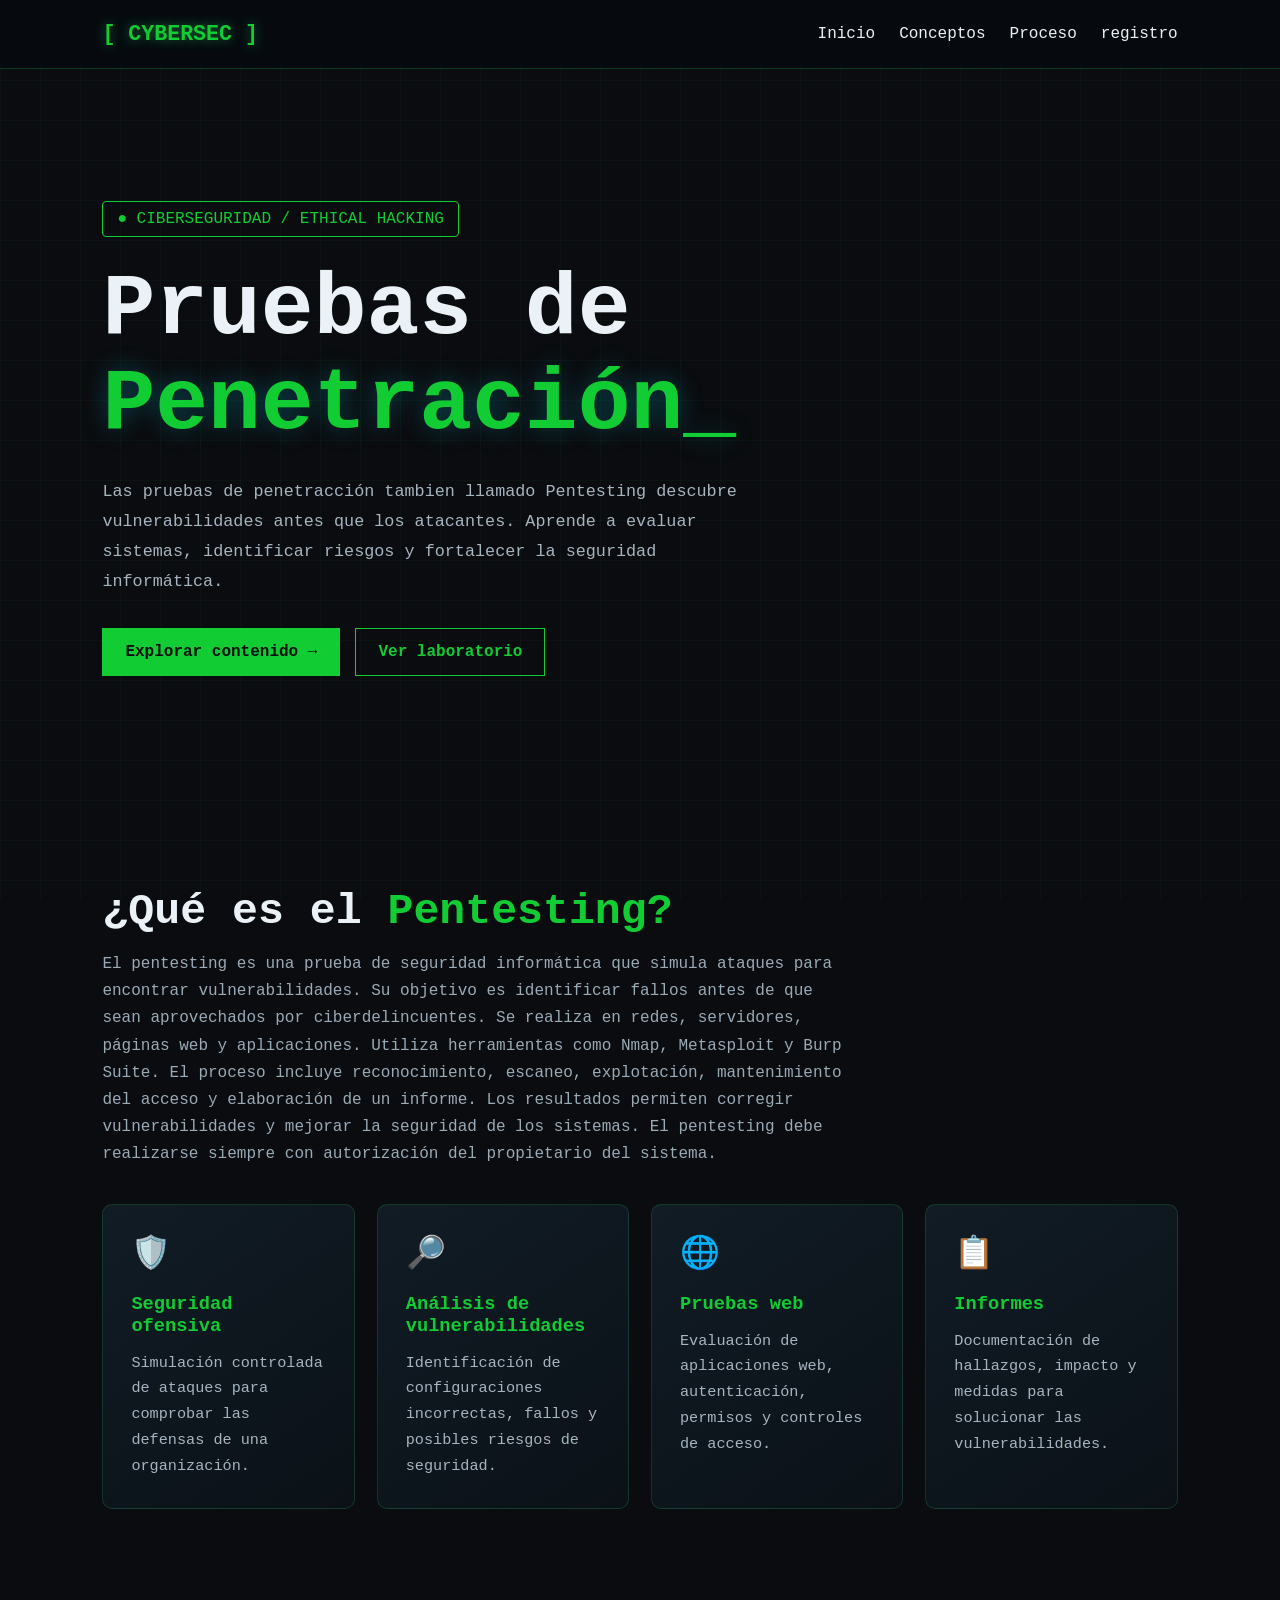
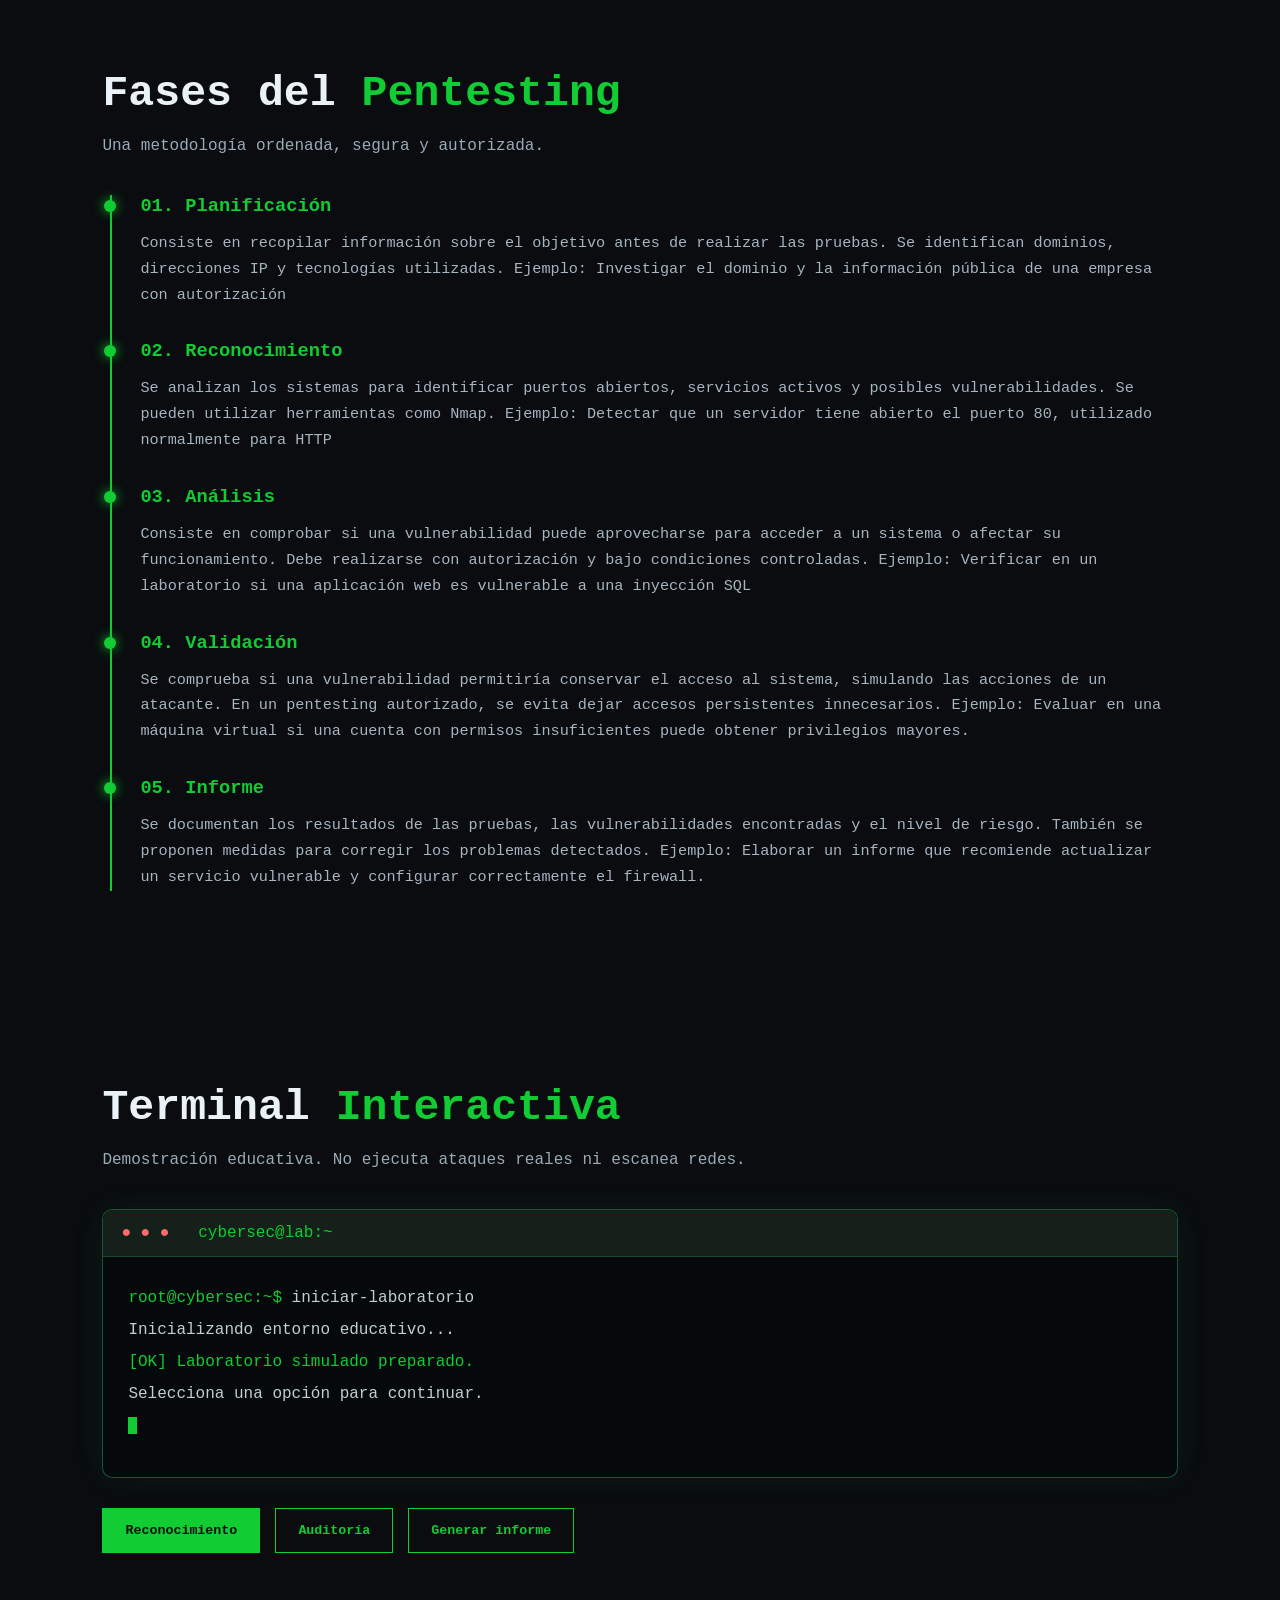
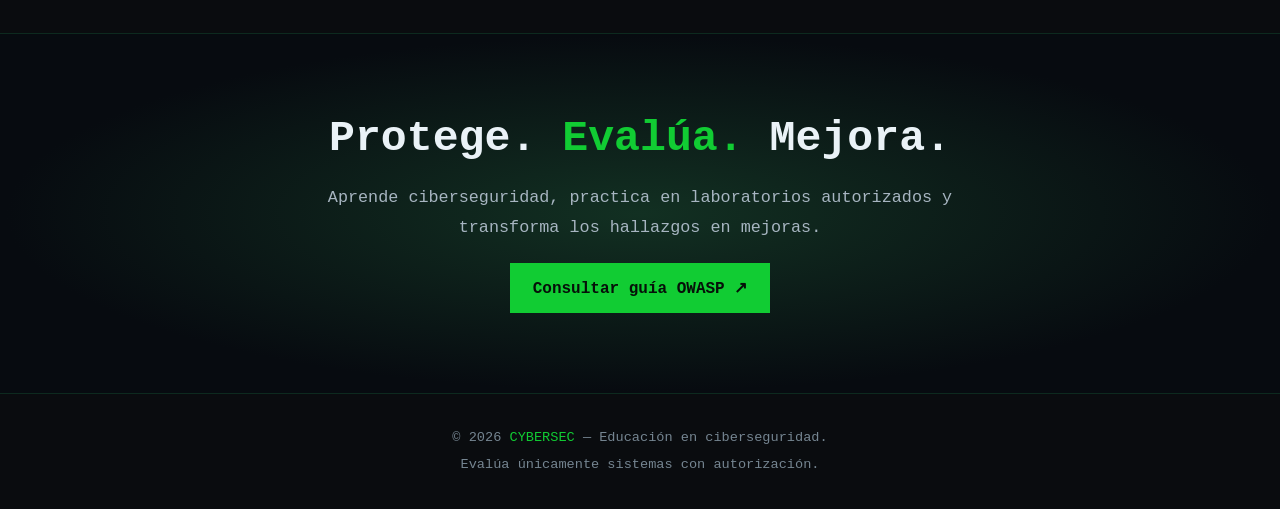
<file: index.html>
<!DOCTYPE html>
<html lang="es">
<head>
  <meta charset="UTF-8">
  <meta name="viewport" content="width=device-width, initial-scale=1.0">
  <meta name="description" content="Aprende sobre pruebas de penetración y ciberseguridad.">
  <title>CyberSec | Pentesting</title>
  <link rel="stylesheet" href="./css/penetraccion.css">
  <script src="./js/penetracion.js" defer></script>
</head>
<body>

  <header class="navbar">
    <a href="#inicio" class="logo">[ CYBERSEC ]</a>

    <nav>
      <a href="#inicio">Inicio</a>
      <a href="#conceptos">Conceptos</a>
      <a href="#proceso">Proceso</a>
      <a href="./html/registro.html">registro</a>
    </nav>
  </header>

  <main>
    <section class="hero" id="inicio">
      <div class="tag">● CIBERSEGURIDAD / ETHICAL HACKING</div>

      <h1>Pruebas de<br><span>Penetración_</span></h1>

      <p>
        Las pruebas de penetracción tambien llamado Pentesting descubre vulnerabilidades antes que los atacantes.
        
        Aprende a evaluar sistemas, identificar riesgos y
        fortalecer la seguridad informática.
      </p>

      <div class="buttons">
        <a href="#conceptos" class="btn btn-primary">
          Explorar contenido →
        </a>
        <a href="#laboratorio" class="btn btn-secondary">
          Ver laboratorio
        </a>
      </div>
    </section>

    <section id="conceptos">
      <h2 class="section-title">
        ¿Qué es el <span>Pentesting?</span>
      </h2>
      <p class="subtitle">
        El pentesting es una prueba de seguridad informática que simula ataques para encontrar vulnerabilidades.
Su objetivo es identificar fallos antes de que sean aprovechados por ciberdelincuentes.
Se realiza en redes, servidores, páginas web y aplicaciones.
Utiliza herramientas como Nmap, Metasploit y Burp Suite.
El proceso incluye reconocimiento, escaneo, explotación, mantenimiento del acceso y elaboración de un informe.
Los resultados permiten corregir vulnerabilidades y mejorar la seguridad de los sistemas.
El pentesting debe realizarse siempre con autorización del propietario del sistema.
      </p>

      <div class="grid">
        <article class="card">
          <div class="icon">🛡️</div>
          <h3>Seguridad ofensiva</h3>
          <p>
            Simulación controlada de ataques para comprobar
            las defensas de una organización.
          </p>
        </article>

        <article class="card">
          <div class="icon">🔎</div>
          <h3>Análisis de vulnerabilidades</h3>
          <p>
            Identificación de configuraciones incorrectas,
            fallos y posibles riesgos de seguridad.
          </p>
        </article>

        <article class="card">
          <div class="icon">🌐</div>
          <h3>Pruebas web</h3>
          <p>
            Evaluación de aplicaciones web, autenticación,
            permisos y controles de acceso.
          </p>
        </article>

        <article class="card">
          <div class="icon">📋</div>
          <h3>Informes</h3>
          <p>
            Documentación de hallazgos, impacto y medidas
            para solucionar las vulnerabilidades.
          </p>
        </article>
      </div>
    </section>

    <section id="proceso">
      <h2 class="section-title">
        Fases del <span>Pentesting</span>
      </h2>
      <p class="subtitle">
        Una metodología ordenada, segura y autorizada.
      </p>

      <div class="steps">
        <article class="step">
          <h3>01. Planificación</h3>
          <p>Consiste en recopilar información sobre el objetivo antes de realizar las pruebas. Se identifican dominios, direcciones IP y tecnologías utilizadas.
            Ejemplo: Investigar el dominio y la información pública de una empresa con autorización</p>
        </article>

        <article class="step">
          <h3>02. Reconocimiento</h3>
          <p>Se analizan los sistemas para identificar puertos abiertos, servicios activos y posibles vulnerabilidades. Se pueden utilizar herramientas como Nmap.
            Ejemplo: Detectar que un servidor tiene abierto el puerto 80, utilizado normalmente para HTTP</p>
        </article>

        <article class="step">
          <h3>03. Análisis</h3>
          <p>Consiste en comprobar si una vulnerabilidad puede aprovecharse para acceder a un sistema o afectar su funcionamiento. Debe realizarse con autorización y bajo condiciones controladas.
            Ejemplo: Verificar en un laboratorio si una aplicación web es vulnerable a una inyección SQL</p>
        </article>

        <article class="step">
          <h3>04. Validación</h3>
          <p>Se comprueba si una vulnerabilidad permitiría conservar el acceso al sistema, simulando las acciones de un atacante. En un pentesting autorizado, se evita dejar accesos persistentes innecesarios.
            Ejemplo: Evaluar en una máquina virtual si una cuenta con permisos insuficientes puede obtener privilegios mayores.</p>
        </article>

        <article class="step">
          <h3>05. Informe</h3>
          <p>Se documentan los resultados de las pruebas, las vulnerabilidades encontradas y el nivel de riesgo. También se proponen medidas para corregir los problemas detectados.
            Ejemplo: Elaborar un informe que recomiende actualizar un servicio vulnerable y configurar correctamente el firewall.</p>
        </article>
      </div>
    </section>

    <section id="laboratorio">
      <h2 class="section-title">
        Terminal <span>Interactiva</span>
      </h2>
      <p class="subtitle">
        Demostración educativa. No ejecuta ataques reales
        ni escanea redes.
      </p>

      <div class="terminal">
        <div class="terminal-head">
          <span>●</span> <span>●</span> <span>●</span>
          &nbsp; cybersec@lab:~
        </div>
        <div class="terminal-body" id="terminal" aria-live="polite">
          <p><span class="green">root@cybersec:~$</span> iniciar-laboratorio</p>
          <p>Inicializando entorno educativo...</p>
          <p class="green">[OK] Laboratorio simulado preparado.</p>
          <p>Selecciona una opción para continuar.</p>
          <span class="cursor"></span>
        </div>
      </div>

      <div class="buttons">
        <button class="btn btn-primary" data-mode="recon">
          Reconocimiento
        </button>
        <button class="btn btn-secondary" data-mode="audit">
          Auditoría
        </button>
        <button class="btn btn-secondary" data-mode="report">
          Generar informe
        </button>
      </div>
    </section>

    <section class="cta">
      <h2 class="section-title">
        Protege. <span>Evalúa.</span> Mejora.
      </h2>
      <p>
        Aprende ciberseguridad, practica en laboratorios
        autorizados y transforma los hallazgos en mejoras.
      </p>
      <a
        class="btn btn-primary"
        href="https://owasp.org/www-project-web-security-testing-guide/"
        target="_blank"
        rel="noopener noreferrer">
        Consultar guía OWASP ↗
      </a>
    </section>
  </main>

  <footer>
    <p>© 2026 <span>CYBERSEC</span> — Educación en ciberseguridad.</p>
    <p>Evalúa únicamente sistemas con autorización.</p>
  </footer>

</body>
</html>
</file>
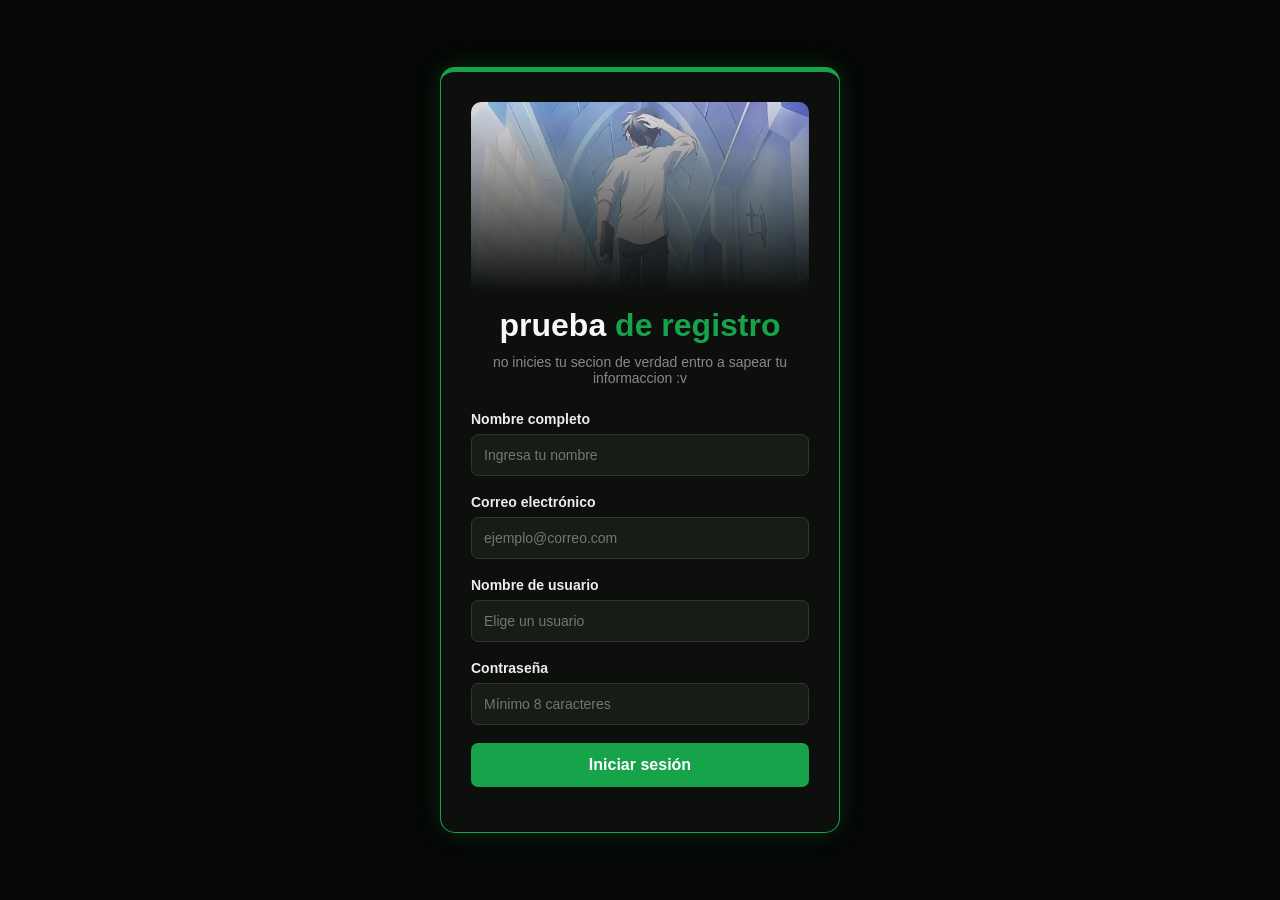
<file: html/registro.html>
<!DOCTYPE html>
<html lang="en">
<head>
    <meta charset="UTF-8">
    <meta name="viewport" content="width=device-width, initial-scale=1.0">
    <title>registro</title>
    <link rel="stylesheet" href="../css/registro.css">
    <script src="../js/registro.js" defer></script>
</head>
<body>
     <main class="registro">
        <div class="glen"></div>
        <h1>prueba <span> de registro</span></h1>
        <p class="descripcion">no inicies tu secion de verdad entro a sapear tu informaccion :v
        </p>

        <form id="formRegistro">
            <label for="nombre">Nombre completo</label>
            <input
                type="text"
                id="nombre"
                placeholder="Ingresa tu nombre"
                required
            >

            <label for="correo">Correo electrónico</label>
            <input
                type="email"
                id="correo"
                placeholder="ejemplo@correo.com"
                required
            >

            <label for="usuario">Nombre de usuario</label>
            <input
                type="text"
                id="usuario"
                placeholder="Elige un usuario"
                required
            >

            <label for="password">Contraseña</label>
            <input
                type="password"
                id="password"
                placeholder="Mínimo 8 caracteres"
                minlength="8"
                required
            >

            <button type="submit">Iniciar sesión</button>

            <p class="mensaje" id="mensaje"></p>
        </form>


    </main>
</body>
</html>
</file>
<file: css/penetraccion.css>
:root {
    --green: #11cc33;
    --cyan: #1fe44d;
    --bg: #0a0c0f;
    --card: #e8ecf0;
    --text: #eaf2f7;
    --muted: #a7b5c1;
  }
  
  * {
    margin: 0;
    padding: 0;
    box-sizing: border-box;
    scroll-behavior: smooth;
  }
  
  body {
    background: var(--bg);
    color: var(--text);
    font-family: "Courier New", monospace;
    overflow-x: hidden;
  }
  
  body::before {
    content: "";
    position: fixed;
    inset: 0;
    background:
      linear-gradient(#39ff8809 1px, transparent 1px),
      linear-gradient(90deg, #39ff8809 1px, transparent 1px);
    background-size: 40px 40px;
    pointer-events: none;
    z-index: -1;
  }
  
  .navbar {
    display: flex;
    justify-content: space-between;
    align-items: center;
    gap: 20px;
    padding: 22px 8%;
    border-bottom: 1px solid #39ff8830;
    background: #070b10ee;
    position: sticky;
    top: 0;
    z-index: 10;
    backdrop-filter: blur(12px);
  }
  
  .logo {
    color: var(--green);
    font-size: 1.35rem;
    font-weight: bold;
    text-decoration: none;
    text-shadow: 0 0 12px #39ff8870;
  }
  
  nav {
    display: flex;
    gap: 24px;
    flex-wrap: wrap;
  }
  
  nav a {
    text-decoration: none;
    color: var(--text);
    transition: color .3s;
  }
  
  nav a:hover {
    color: var(--green);
  }
  
  .hero {
    min-height: 82vh;
    padding: 100px 8%;
    display: flex;
    flex-direction: column;
    justify-content: center;
    align-items: flex-start;
  }
  
  .tag {
    color: var(--green);
    border: 1px solid var(--green);
    padding: 8px 14px;
    border-radius: 4px;
    margin-bottom: 25px;
    animation: pulse 2s infinite;
  }
  
  h1 {
    font-size: clamp(2.5rem, 7vw, 5.5rem);
    line-height: 1.08;
    margin-bottom: 25px;
  }
  
  h1 span,
  .section-title span,
  footer span {
    color: var(--green);
  }
  
  h1 span {
    text-shadow: 0 0 25px #07dffc45;
  }
  
  .hero > p,
  .cta p {
    max-width: 650px;
    color: var(--muted);
    line-height: 1.8;
    font-size: 1.05rem;
  }
  
  .buttons {
    display: flex;
    flex-wrap: wrap;
    gap: 15px;
    margin-top: 30px;
  }
  
  .btn {
    display: inline-block;
    padding: 14px 22px;
    font-family: inherit;
    font-weight: bold;
    text-decoration: none;
    border: 1px solid var(--green);
    cursor: pointer;
    transition: .3s;
  }
  
  .btn-primary {
    background: var(--green);
    color: #061009;
  }
  
  .btn-secondary {
    background: transparent;
    color: var(--green);
  }
  
  .btn:hover {
    transform: translateY(-4px);
    box-shadow: 0 0 22px #39ff8845;
  }
  
  section {
    padding: 80px 8%;
    scroll-margin-top: 90px;
  }
  
  .section-title {
    font-size: clamp(1.8rem, 4vw, 2.7rem);
    margin-bottom: 15px;
  }
  
  .subtitle {
    color: #9aabb8;
    line-height: 1.7;
    margin-bottom: 35px;
    max-width: 750px;
  }
  
  .grid {
    display: grid;
    grid-template-columns: repeat(auto-fit, minmax(230px, 1fr));
    gap: 22px;
  }
  
  .card {
    background: linear-gradient(145deg, #111c25, #0b1117);
    border: 1px solid #39ff8825;
    border-radius: 10px;
    padding: 28px;
    opacity: 0;
    transform: translateY(25px);
    transition: opacity .6s, transform .6s, border-color .3s,
                box-shadow .3s;
  }
  
  .card.show {
    opacity: 1;
    transform: translateY(0);
  }
  
  .card.show:hover {
    transform: translateY(-7px);
    border-color: var(--green);
    box-shadow: 0 10px 35px #39ff8812;
  }
  
  .icon {
    font-size: 2rem;
    margin-bottom: 20px;
  }
  
  .card h3,
  .step h3 {
    color: var(--green);
    margin-bottom: 14px;
  }
  
  .card p,
  .step p {
    color: var(--muted);
    line-height: 1.7;
    font-size: .95rem;
  }
  
  .steps {
    border-left: 2px solid var(--green);
    padding-left: 28px;
    margin-left: 8px;
  }
  
  .step {
    position: relative;
    margin-bottom: 32px;
  }
  
  .step::before {
    content: "";
    position: absolute;
    left: -36px;
    top: 5px;
    width: 12px;
    height: 12px;
    background: var(--green);
    border-radius: 50%;
    box-shadow: 0 0 12px var(--green);
  }
  
  .terminal {
    background: #05090c;
    border: 1px solid #39ff8850;
    border-radius: 10px;
    overflow: hidden;
    box-shadow: 0 0 35px #39ff8810;
  }
  
  .terminal-head {
    padding: 14px 18px;
    background: #142019;
    color: var(--green);
    border-bottom: 1px solid #39ff8830;
  }
  
  .terminal-head span {
    color: #ff6b6b;
  }
  
  .terminal-body {
    padding: 25px;
    min-height: 220px;
    line-height: 2;
    color: #c0d1c8;
    overflow-wrap: anywhere;
  }
  
  .green {
    color: var(--green);
  }
  
  .cursor {
    display: inline-block;
    width: 9px;
    height: 17px;
    background: var(--green);
    animation: blink .8s infinite;
    vertical-align: middle;
  }
  
  .cta {
    text-align: center;
    background: radial-gradient(
      ellipse at center, #123022 0%, #070b10 70%
    );
    border-top: 1px solid #39ff8820;
    border-bottom: 1px solid #39ff8820;
  }
  
  .cta p {
    margin: 20px auto;
  }
  
  footer {
    padding: 30px 8%;
    text-align: center;
    color: #758591;
    font-size: .85rem;
    line-height: 2;
  }
  
  @keyframes pulse {
    0%, 100% { box-shadow: 0 0 0 transparent; }
    50% { box-shadow: 0 0 15px #39ff8830; }
  }
  
  @keyframes blink {
    50% { opacity: 0; }
  }
  
  @media (max-width: 650px) {
    .navbar {
      flex-direction: column;
    }
  
    nav {
      gap: 14px;
      justify-content: center;
      font-size: .85rem;
    }
  
    .hero {
      min-height: 70vh;
      padding-top: 75px;
    }
  
    section {
      padding: 60px 6%;
    }
  }
  
  @media (prefers-reduced-motion: reduce) {
    *,
    *::before,
    *::after {
      animation-duration: .01ms !important;
      scroll-behavior: auto !important;
      transition-duration: .01ms !important;
    }
  
    .card {
      opacity: 1;
      transform: none;
    }
  }
</file>
<file: css/registro.css>
* {
    margin: 0;
    padding: 0;
    box-sizing: border-box;
    font-family: Arial, sans-serif;
}

body {
    min-height: 100vh;
    display: flex;
    justify-content: center;
    align-items: center;
    background: #050705;
    color: #efecec;
    padding: 20px;
}

.registro {
    width: 100%;
    max-width: 400px;
    background: #0c0f0c;
    padding: 30px;
    border-radius: 15px;
    border: 1px solid #16a34a;
    border-top: 5px solid #16a34a;
    box-shadow: 0 0 25px rgba(22, 163, 74, 0.20);
}

/* IMAGEN DE GLEN RADARS */

.glen {
    height: 190px;
    width: 100%;
    background-image:
        linear-gradient(
            to bottom,
            rgba(0,0,0,0.05),
            #0c0f0c
        ),
        url("../img/glen-radars.jpeg");

    background-size: cover;
    background-position: center 40%;
    background-repeat: no-repeat;

    border-radius: 10px;
    margin-bottom: 15px;
}

/* TITULO */

h1 {
    text-align: center;
    margin-bottom: 10px;
    color: #f8f6f6;
}

h1 span {
    color: #16a34a;
}

.descripcion {
    text-align: center;
    color: #888;
    margin-bottom: 25px;
    font-size: 14px;
}

/* FORMULARIO */

label {
    display: block;
    margin-bottom: 7px;
    font-weight: bold;
    font-size: 14px;
}

input {
    width: 100%;
    padding: 12px;
    margin-bottom: 18px;
    background: #171c17;
    color: white;
    border: 1px solid #333;
    border-radius: 7px;
    outline: none;
    font-size: 14px;
}

input:focus {
    border-color: #16a34a;
    box-shadow: 0 0 0 2px rgba(22,163,74,0.2);
}

/* BOTON */

button {
    width: 100%;
    padding: 13px;
    background: #16a34a;
    color: white;
    border: none;
    border-radius: 7px;
    font-size: 16px;
    font-weight: bold;
    cursor: pointer;
    transition: 0.3s;
}

button:hover {
    background: #0b0c0b;
    border: 1px solid #16a34a;
    color: #16a34a;
}

/* MENSAJES */

.mensaje {
    margin-top: 15px;
    text-align: center;
    font-size: 14px;
    color: #16a34a;
}

.login {
    margin-top: 20px;
    text-align: center;
    font-size: 14px;
    color: #888;
}

.login a {
    color: #16a34a;
    font-weight: bold;
    text-decoration: none;
}

.login a:hover {
    text-decoration: underline;
}
</file>
